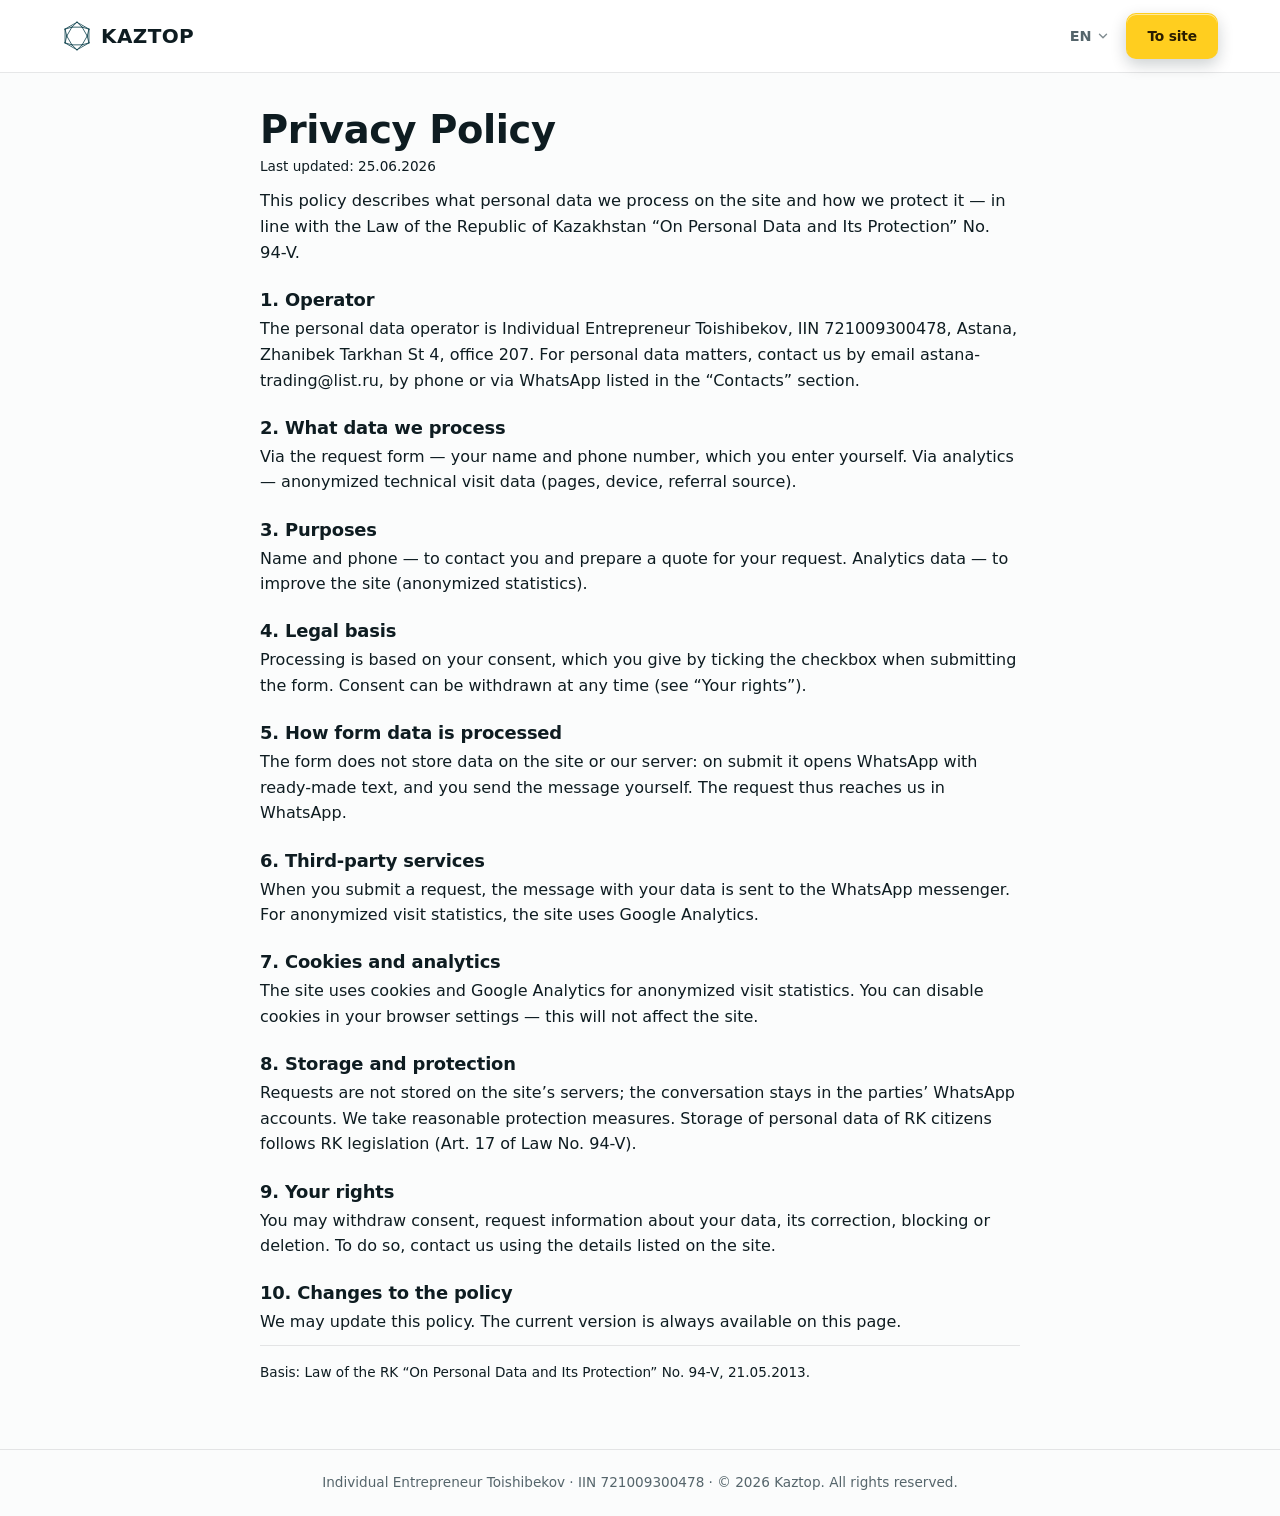
<file: privacy.html>
<!DOCTYPE html>
<html lang="ru">
<head>
  <meta charset="UTF-8" />
  <meta name="viewport" content="width=device-width, initial-scale=1.0" />
  <meta http-equiv="Content-Security-Policy" content="default-src 'self'; script-src 'self' https://www.googletagmanager.com https://mc.yandex.ru; style-src 'self' 'unsafe-inline' https://fonts.googleapis.com; font-src 'self' https://fonts.gstatic.com; img-src 'self' data: https://*.google-analytics.com https://mc.yandex.ru https://mc.yandex.com; connect-src 'self' https://*.google-analytics.com https://*.analytics.google.com https://www.googletagmanager.com https://mc.yandex.ru; frame-src https://mc.yandex.ru; object-src 'none'; base-uri 'self'; form-action 'self' https://wa.me" />
  <meta name="referrer" content="strict-origin-when-cross-origin" />
  <meta name="robots" content="noindex" />
  <title data-i18n="privacy.meta_title">Политика конфиденциальности — Kaztop</title>
  <link rel="icon" type="image/svg+xml" href="assets/img/favicon.svg" />
  <link rel="preconnect" href="https://fonts.googleapis.com" />
  <link rel="preconnect" href="https://fonts.gstatic.com" crossorigin />
  <link rel="stylesheet" href="https://fonts.googleapis.com/css2?family=Manrope:wght@400;500;600;700;800&display=swap" />
  <link rel="stylesheet" href="assets/css/styles.css" />
</head>
<body class="calc-page">
  <header class="calc-header">
    <div class="container calc-header__inner">
      <a class="brand" href="index.html" aria-label="Kaztop">
        <svg class="brand__logo" viewBox="0 0 100 100" aria-hidden="true" fill="none" stroke="currentColor" stroke-width="2.6" stroke-linejoin="round" stroke-linecap="round"><line x1="50.00" y1="4.00" x2="10.16" y2="27.00"/><line x1="10.16" y1="27.00" x2="10.16" y2="73.00"/><line x1="10.16" y1="73.00" x2="50.00" y2="96.00"/><line x1="50.00" y1="96.00" x2="89.84" y2="73.00"/><line x1="89.84" y1="73.00" x2="89.84" y2="27.00"/><line x1="89.84" y1="27.00" x2="50.00" y2="4.00"/><line x1="67.02" y1="20.52" x2="32.98" y2="20.52"/><line x1="32.98" y1="20.52" x2="15.96" y2="50.00"/><line x1="15.96" y1="50.00" x2="32.98" y2="79.48"/><line x1="32.98" y1="79.48" x2="67.02" y2="79.48"/><line x1="67.02" y1="79.48" x2="84.04" y2="50.00"/><line x1="84.04" y1="50.00" x2="67.02" y2="20.52"/><line x1="50.00" y1="4.00" x2="32.98" y2="20.52"/><line x1="50.00" y1="4.00" x2="67.02" y2="20.52"/><line x1="10.16" y1="27.00" x2="15.96" y2="50.00"/><line x1="10.16" y1="27.00" x2="32.98" y2="20.52"/><line x1="10.16" y1="73.00" x2="32.98" y2="79.48"/><line x1="10.16" y1="73.00" x2="15.96" y2="50.00"/><line x1="50.00" y1="96.00" x2="32.98" y2="79.48"/><line x1="50.00" y1="96.00" x2="67.02" y2="79.48"/><line x1="89.84" y1="73.00" x2="67.02" y2="79.48"/><line x1="89.84" y1="73.00" x2="84.04" y2="50.00"/><line x1="89.84" y1="27.00" x2="67.02" y2="20.52"/><line x1="89.84" y1="27.00" x2="84.04" y2="50.00"/></svg>
        <span class="brand__mark">KAZTOP</span>
      </a>
      <div class="calc-header__right">
        <div class="lang-switch" role="group" aria-label="Язык / Тіл">
          <button type="button" class="lang-current" aria-haspopup="listbox" aria-expanded="false" aria-label="Язык / Тіл"><span class="lang-current__label">РУ</span><svg class="lang-current__chev" viewBox="0 0 24 24" width="14" height="14" fill="none" stroke="currentColor" stroke-width="2.4" stroke-linecap="round" stroke-linejoin="round" aria-hidden="true"><path d="M6 9l6 6 6-6"/></svg></button>
          <div class="lang-menu"><button type="button" class="lang-btn" data-lang="kk">ҚАЗ</button>
          <button type="button" class="lang-btn" data-lang="ru">РУ</button>
          <button type="button" class="lang-btn" data-lang="en">EN</button></div>
        </div>
        <a class="btn btn--accent btn--sm" href="index.html" data-i18n="calc.back">На сайт</a>
      </div>
    </div>
  </header>

  <main class="legal-wrap">
    <div class="container">
      <article class="legal">
        <h1 class="legal__title" data-i18n="privacy.title">Политика конфиденциальности</h1>
        <p class="legal__updated" data-i18n="privacy.updated">Дата обновления: 23.06.2026</p>
        <p class="legal__intro" data-i18n="privacy.intro"></p>

        <h2 data-i18n="privacy.s1_t">1. Оператор</h2>
        <p data-i18n="privacy.s1_b"></p>
        <h2 data-i18n="privacy.s2_t">2. Какие данные мы обрабатываем</h2>
        <p data-i18n="privacy.s2_b"></p>
        <h2 data-i18n="privacy.s3_t">3. Цели обработки</h2>
        <p data-i18n="privacy.s3_b"></p>
        <h2 data-i18n="privacy.s4_t">4. Правовое основание</h2>
        <p data-i18n="privacy.s4_b"></p>
        <h2 data-i18n="privacy.s5_t">5. Как обрабатываются данные формы</h2>
        <p data-i18n="privacy.s5_b"></p>
        <h2 data-i18n="privacy.s6_t">6. Передача третьим лицам</h2>
        <p data-i18n="privacy.s6_b"></p>
        <h2 data-i18n="privacy.s7_t">7. Cookie и аналитика</h2>
        <p data-i18n="privacy.s7_b"></p>
        <h2 data-i18n="privacy.s8_t">8. Хранение и защита</h2>
        <p data-i18n="privacy.s8_b"></p>
        <h2 data-i18n="privacy.s9_t">9. Ваши права</h2>
        <p data-i18n="privacy.s9_b"></p>
        <h2 data-i18n="privacy.s10_t">10. Изменения политики</h2>
        <p data-i18n="privacy.s10_b"></p>

        <p class="legal__law" data-i18n="privacy.law"></p>
      </article>
    </div>
  </main>

  <footer class="calc-footer">
    <div class="container">
      <span data-i18n="footer.requisites">ИП Тойшибеков · ИИН 721009300478</span> · © <span id="year">2026</span> <span data-i18n="footer.rights">Kaztop. Все права защищены.</span>
    </div>
  </footer>

  <script src="assets/js/app.js" defer></script>
</body>
</html>
</file>
<file: assets/css/styles.css>
/* =========================================================
   Kaztop — premium B2B landing (v3, "editorial")
   Palette: teal + gold accents (NOT state symbolics — see note below).
   Fonts: Manrope (display + body) — единый шрифт для KK/RU/EN.
   Mobile-first. Tested targets: 360px, 1440px.

   ФИРМЕННАЯ ПАЛИТРА = осознанно цвета флага РК: флаговая бирюза + золото-
   «солнце». Это намеренная патриотичная идентичность бренда, а не случайный
   индустриальный teal+yellow. ЮР. ПРИМЕЧАНИЕ: воспроизводить саму госсимволику
   (орёл/солнце с лучами/нацорнамент) на коммерческом сайте запрещено
   (КоАП ст. 458) — поэтому используем только ЦВЕТА флага, без эмблемы.
   ========================================================= */

:root {
  /* цвета флага РК: бирюза (флаговая) + золото-«солнце» */
  --kz:        #00afca;   /* флаговая бирюза */
  --kz-deep:   #053b46;   /* глубокая бирюза */
  --kz-300:    #5fd2e2;
  --gold:      #ffce1f;   /* золото-«солнце» флага */
  --gold-deep: #efb400;

  /* Ink / dark */
  --ink:    #06171c;
  --ink-2:  #0b242c;
  --ink-3:  #103039;

  /* Light surfaces */
  --bg:        #fbfcfc;
  --surface:   #ffffff;
  --surface-2: #eef4f5;

  /* Text */
  --text:  #0e1c21;
  --muted: #55656b;
  --on-dark: #eef6f8;
  --on-dark-muted: #9fb9c0;

  --accent: var(--kz);
  --accent-ink: #ffffff;

  --line:        rgba(14, 28, 33, 0.10);
  --line-strong: rgba(14, 28, 33, 0.16);
  --line-dark:   rgba(255, 255, 255, 0.12);

  --maxw: 1200px;
  --radius: 16px;
  --radius-lg: 24px;
  --radius-sm: 11px;
  --shadow-sm: 0 2px 10px rgba(14, 28, 33, 0.06);
  --shadow:    0 22px 55px rgba(14, 28, 33, 0.14);
  --shadow-dark: 0 30px 70px rgba(0, 0, 0, 0.55);

  --font-display: "Manrope", "Segoe UI", system-ui, -apple-system, "Helvetica Neue", Arial, sans-serif;
  --font-body: "Manrope", "Segoe UI", system-ui, -apple-system, "Helvetica Neue", Arial, sans-serif;

  --header-h: 72px;
}

* { box-sizing: border-box; }
html { scroll-behavior: smooth; scroll-padding-top: var(--header-h); }
body {
  margin: 0;
  font-family: var(--font-body);
  color: var(--text);
  background: var(--bg);
  line-height: 1.6;
  -webkit-font-smoothing: antialiased;
  text-rendering: optimizeLegibility;
  overflow-x: hidden;
}
img { max-width: 100%; display: block; }
a { color: inherit; text-decoration: none; }
.container { width: 100%; max-width: var(--maxw); margin: 0 auto; padding: 0 22px; }
.center { text-align: center; }

/* grain overlay */
.grain {
  position: fixed; inset: 0; z-index: 9999; pointer-events: none;
  opacity: 0.05; mix-blend-mode: overlay;
  background-image: url("data:image/svg+xml,%3Csvg%20xmlns%3D%27http%3A%2F%2Fwww.w3.org%2F2000%2Fsvg%27%20width%3D%27180%27%20height%3D%27180%27%3E%3Cfilter%20id%3D%27n%27%3E%3CfeTurbulence%20type%3D%27fractalNoise%27%20baseFrequency%3D%270.82%27%20numOctaves%3D%272%27%20stitchTiles%3D%27stitch%27%2F%3E%3C%2Ffilter%3E%3Crect%20width%3D%27100%25%27%20height%3D%27100%25%27%20filter%3D%27url%28%23n%29%27%2F%3E%3C%2Fsvg%3E");
}

/* ---------- Typography ---------- */
h1, h2, h3 { font-family: var(--font-display); line-height: 1.04; letter-spacing: -0.01em; margin: 0 0 0.45em; font-weight: 700; }
h1 { font-size: clamp(2.1rem, 6vw, 4.4rem); font-weight: 800; line-height: 1.0; }
h2 { font-size: clamp(1.7rem, 4vw, 2.9rem); }
h3 { font-family: var(--font-body); font-weight: 700; font-size: clamp(1.15rem, 2.3vw, 1.45rem); letter-spacing: -0.01em; }

.eyebrow {
  font-family: var(--font-display);
  text-transform: uppercase; letter-spacing: 0.22em;
  font-size: 0.72rem; font-weight: 600; color: var(--gold-deep);
  margin: 0 0 1.2rem;
}
.eyebrow--light { color: var(--gold); }

/* ---------- Buttons ---------- */
.btn {
  display: inline-flex; align-items: center; justify-content: center; gap: 0.5rem;
  padding: 1rem 1.8rem; border-radius: 10px;
  font-family: var(--font-display); font-weight: 600; font-size: 0.96rem; letter-spacing: -0.01em;
  border: 1px solid transparent; cursor: pointer;
  transition: transform 0.16s ease, box-shadow 0.2s ease, background 0.2s ease, border-color 0.2s ease;
  white-space: nowrap;
}
/* без цветного «свечения»: плотная заливка + блик сверху как свет на мокром наливном полу, тень нейтральная */
.btn--accent { background: var(--gold); color: #2a1d00; box-shadow: inset 0 1px 0 rgba(255, 255, 255, 0.55), 0 6px 16px rgba(6, 23, 28, 0.20); }
.btn--accent:hover { background: var(--gold-deep); transform: translateY(-1px); box-shadow: inset 0 1px 0 rgba(255, 255, 255, 0.45), 0 9px 22px rgba(6, 23, 28, 0.30); }
.btn--outline-light { background: transparent; border-color: rgba(255,255,255,0.3); color: #fff; }
.btn--outline-light:hover { border-color: #fff; transform: translateY(-1px); }
.btn--sm { padding: 0.66rem 1.25rem; font-size: 0.86rem; }
.btn--block { width: 100%; }

.link-cta {
  font-family: var(--font-display); font-weight: 600; font-size: 0.92rem; color: var(--kz-deep);
  display: inline-flex; align-items: center; gap: 0.4rem; margin-top: auto; transition: gap 0.16s ease;
}
.link-cta::after { content: "→"; color: var(--gold-deep); transition: transform 0.16s ease; }
.link-cta:hover { color: var(--kz); }
.link-cta:hover::after { transform: translateX(4px); }

/* ---------- Header ---------- */
.site-header {
  position: fixed; top: 0; left: 0; right: 0; z-index: 60; height: var(--header-h);
  display: flex; align-items: center;
  transition: background 0.25s ease, border-color 0.25s ease, box-shadow 0.25s ease;
  border-bottom: 1px solid transparent;
}
.site-header[data-state="top"] { background: transparent; }
.site-header[data-state="top"] .brand__mark { color: #fff; }
.site-header[data-state="top"] .nav a { color: rgba(255,255,255,0.82); }
.site-header[data-state="top"] .nav a:hover { color: var(--gold); }
.site-header[data-state="top"] .nav-toggle span { background: #fff; }
.site-header[data-state="top"] .nav-toggle { background: transparent; }
.site-header[data-state="scrolled"] {
  background: rgba(255, 255, 255, 0.88); backdrop-filter: blur(14px);
  border-bottom-color: var(--line); box-shadow: var(--shadow-sm);
}
.header__inner { width: 100%; display: flex; align-items: center; justify-content: space-between; gap: 1rem; flex-wrap: nowrap; }
.brand { display: inline-flex; align-items: center; gap: 9px; flex-shrink: 0; }
.brand__logo { width: 30px; height: 30px; flex: none; color: var(--text); }
.site-header[data-state="top"] .brand__logo { color: #fff; }
.footer__brand .brand__logo { color: #fff; }
.brand__mark { font-family: var(--font-display); font-weight: 800; letter-spacing: 0.02em; font-size: clamp(1.05rem, 4.2vw, 1.25rem); color: var(--text); white-space: nowrap; }
.brand__dot { width: 9px; height: 9px; border-radius: 50%; background: var(--gold); box-shadow: 0 0 0 3px rgba(254, 197, 12, 0.25); }

.nav { display: none; gap: 1.15rem; font-size: 0.9rem; font-weight: 600; }
.nav a { color: var(--muted); transition: color 0.15s ease; white-space: nowrap; }
.nav a:hover { color: var(--kz); }

.header__actions { display: flex; align-items: center; gap: 0.6rem; flex-shrink: 0; flex-wrap: nowrap; }
/* на мобайле звонок, WhatsApp и Instagram дублируются плавающей панелью — прячем (место под «бургер») */
.header__actions .header__call, .header__actions .header__wa, .header__actions .header__ig { display: none; }
.lang-switch { position: relative; display: inline-flex; align-items: center; flex: none; }
.lang-current { display: inline-flex; align-items: center; gap: 0.3rem; background: transparent; border: 0; cursor: pointer; font-family: var(--font-display); font-weight: 700; font-size: 0.9rem; line-height: 1; color: var(--muted); padding: 0.35rem 0.3rem; }
.lang-current__chev { width: 14px; height: 14px; transition: transform 0.2s ease; opacity: 0.75; }
.lang-switch.is-open .lang-current__chev { transform: rotate(180deg); }
.site-header[data-state="top"] .lang-current { color: rgba(255,255,255,0.85); }
.lang-menu { position: absolute; top: calc(100% + 6px); right: 0; display: flex; flex-direction: column; min-width: 76px; padding: 5px; background: var(--surface); border-radius: 12px; box-shadow: 0 12px 34px rgba(6,23,28,0.22); opacity: 0; visibility: hidden; transform: translateY(-4px); transition: opacity 0.15s ease, transform 0.15s ease, visibility 0.15s ease; z-index: 60; }
.lang-switch.is-open .lang-menu { opacity: 1; visibility: visible; transform: none; }
.lang-btn { display: inline-flex; align-items: center; justify-content: center; background: transparent; border: 0; color: var(--muted); font-family: var(--font-display); line-height: 1; padding: 0.55rem 0.7rem; border-radius: 8px; font-size: 0.9rem; font-weight: 700; cursor: pointer; transition: background 0.15s ease, color 0.15s ease; }
.lang-btn:hover { background: rgba(0,175,202,0.08); color: var(--kz); }
.lang-btn.is-active { color: var(--kz); }

.nav-toggle { display: inline-flex; flex: none; flex-direction: column; justify-content: center; gap: 4px; width: 40px; height: 40px; border: 0; border-radius: 12px; background: transparent; cursor: pointer; }
.nav-toggle span { display: block; height: 2px; width: 18px; margin: 0 auto; background: var(--text); border-radius: 2px; }
.header__actions .btn--sm { display: none; }

.nav.is-open { display: flex; position: absolute; top: var(--header-h); left: 0; right: 0; flex-direction: column; gap: 0; background: var(--ink); border-bottom: 1px solid var(--line-dark); padding: 0.5rem 22px 1.2rem; }
.nav.is-open a { color: rgba(255,255,255,0.88); padding: 0.9rem 0; border-bottom: 1px solid var(--line-dark); }

/* ---------- Hero ---------- */
.hero {
  position: relative; min-height: clamp(520px, 86svh, 720px); display: flex; align-items: center; align-items: safe center;
  background: var(--kz-deep); color: var(--on-dark); overflow: hidden;
  padding: calc(var(--header-h) + 2.2rem) 0 2.2rem;
}
.hero__bg {
  position: absolute; inset: 0; z-index: 0;
  background:
    radial-gradient(80% 60% at 50% 120%, rgba(0, 175, 202, 0.5), transparent 60%),
    linear-gradient(165deg, #04141a 0%, #053b46 45%, #00788c 100%);
}
/* live WebGL "poured resin" surface */
.hero__canvas { position: absolute; inset: 0; z-index: 0; width: 100%; height: 100%; display: block; }
.hero__canvas.is-off { display: none; }
/* optional Spline 3D scene slot */
.hero__spline { position: absolute; inset: 0; z-index: 0; }
.hero__spline.is-active { z-index: 1; }
.hero__spline spline-viewer { width: 100%; height: 100%; display: block; }
/* readability veil over the animated layer */
.hero__veil {
  position: absolute; inset: 0; z-index: 1; pointer-events: none;
  background: linear-gradient(95deg, rgba(4, 20, 26, 0.92) 0%, rgba(4, 20, 26, 0.55) 48%, rgba(4, 20, 26, 0.12) 100%);
}
/* абстрактное золотое свечение — мягкий свет (НЕ «солнце»: без диска и лучей) */
.hero__glow {
  position: absolute; z-index: 1; top: -18%; right: -12%;
  width: 66vw; max-width: 820px; aspect-ratio: 1.3; border-radius: 50%;
  background: radial-gradient(ellipse at 58% 42%, rgba(254, 197, 12, 0.5) 0%, rgba(254, 197, 12, 0.16) 36%, transparent 62%);
  filter: blur(12px); pointer-events: none;
  animation: glow-breathe 12s ease-in-out infinite;
}
@keyframes glow-breathe {
  0%, 100% { transform: scale(1) translate(0, 0); opacity: 1; }
  50%      { transform: scale(1.07) translate(-1.5%, 1.5%); opacity: 0.84; }
}
/* живой «налив»-фон как в hero (WebGL-шейдер на canvas); CSS-градиент — фолбэк */
.section.section--glow {
  position: relative; overflow: hidden;
  background:
    radial-gradient(78% 58% at 50% 118%, rgba(0, 175, 202, 0.32), transparent 60%),
    linear-gradient(165deg, #04141a 0%, #053b46 52%, #00788c 120%);
}
.section--glow > .container { position: relative; z-index: 1; }
.section-fx { position: absolute; inset: 0; z-index: 0; width: 100%; height: 100%; display: block; }
.section-fx.is-off { display: none; }
/* единый тёмный слой поверх шейдера — приглушает и объединяет фон секций */
.section--glow::after { content: ""; position: absolute; inset: 0; z-index: 0; background: rgba(3, 12, 17, 0.62); pointer-events: none; }
/* живая карта Казахстана: маршруты-«перелёты» от Астаны (фон-декор справа) */
.hero__map {
  /* мобайл: карта приподнята в середину — большая часть между заголовком и цифрой */
  position: absolute; z-index: 1; top: 45%; bottom: auto; right: -6%; left: auto;
  transform: translateY(-50%);
  width: clamp(250px, 72vw, 360px);
  opacity: 0.9; pointer-events: none;
  filter: drop-shadow(0 0 20px rgba(254, 197, 12, 0.35)) drop-shadow(0 14px 30px rgba(254, 197, 12, 0.18));
}
.hero__map .geo-svg {
  display: block; width: 100%; height: auto; overflow: visible;
  animation: map-float 16s ease-in-out infinite;
  will-change: transform;
}
@keyframes map-float {
  0%, 100% { transform: translate(0, 0) scale(1) rotate(0deg); }
  30%      { transform: translate(-3%, -3%) scale(1.04) rotate(-1deg); }
  60%      { transform: translate(3%, -4%) scale(0.97) rotate(1deg); }
  82%      { transform: translate(2%, 2%) scale(1.02) rotate(0.4deg); }
}
.hero__inner { position: relative; z-index: 3; max-width: var(--maxw); }
.hero__title { color: #fff; margin-bottom: 0.9rem; font-size: clamp(1.9rem, 4.8vw, 3.4rem); max-width: 16ch; }
.hero__subtitle { font-size: clamp(1.05rem, 2.1vw, 1.3rem); color: var(--on-dark-muted); max-width: 600px; margin: 0 0 1.2rem; }
.hero__stat { color: #fff; font-family: var(--font-display); font-weight: 700; font-size: clamp(0.8rem, 3.6vw, 1.95rem); line-height: 1.25; max-width: none; white-space: nowrap; }
.hero__stat::first-line { color: var(--gold); }
.hero__cta { display: flex; flex-wrap: wrap; gap: 0.8rem; margin-bottom: 0; }
/* статус-бейдж «в наличии» (hero + блок цен) */
.stock-badge { display: inline-flex; align-items: center; gap: 0.55rem; font-weight: 700; font-size: 0.95rem; margin: 0; padding: 0.55rem 1rem; border-radius: 999px; }
.stock-badge::before { content: ""; width: 10px; height: 10px; border-radius: 50%; background: #2bb673; box-shadow: 0 0 0 3px rgba(43, 182, 115, 0.28); flex: none; animation: stock-pulse 2.2s ease-in-out infinite; }
@keyframes stock-pulse { 0%,100% { box-shadow: 0 0 0 3px rgba(43,182,115,0.28); } 50% { box-shadow: 0 0 0 6px rgba(43,182,115,0.12); } }
.price-stock { margin: 0.6rem 0 0; color: #137a4f; background: rgba(43, 182, 115, 0.10); border: 1px solid rgba(43, 182, 115, 0.32); }
/* наличие/отгрузка/доставка в hero — столбиком, по центру */
.hero__avail { display: flex; flex-direction: column; align-items: flex-start; gap: 0.55rem; margin: 0.9rem 0 1.3rem; text-align: left; color: #d9edf0; font-weight: 600; font-size: clamp(0.96rem, 1.6vw, 1.1rem); }
.hero__avail span { display: inline-flex; align-items: center; gap: 0.5rem; text-shadow: 0 1px 8px rgba(0, 0, 0, 0.45); }
.hero__avail span::before { content: ""; width: 9px; height: 9px; border-radius: 50%; background: #2bb673; box-shadow: 0 0 0 3px rgba(43, 182, 115, 0.28); flex: none; animation: stock-pulse 2.2s ease-in-out infinite; }
@media (prefers-reduced-motion: reduce) { .hero__avail span::before { animation: none; } }
@media (prefers-reduced-motion: reduce) { .stock-badge::before { animation: none; } }
.hero__monaco { display: inline-flex; flex-direction: column; gap: 0.2rem; border-left: 2px solid var(--gold); padding: 0.3rem 0 0.3rem 1.1rem; max-width: 540px; }
.hero__monaco-num { font-family: var(--font-display); font-size: clamp(1.3rem, 2.8vw, 1.8rem); font-weight: 800; color: var(--gold); letter-spacing: -0.02em; }
.hero__monaco-text { color: var(--on-dark-muted); font-size: 0.96rem; }
.hero__scroll { position: absolute; left: 50%; bottom: 26px; transform: translateX(-50%); z-index: 3; width: 26px; height: 42px; border: 2px solid rgba(255,255,255,0.35); border-radius: 14px; display: none; }
.hero__scroll span { position: absolute; left: 50%; top: 8px; width: 3px; height: 8px; background: #fff; border-radius: 2px; transform: translateX(-50%); animation: scrolldot 1.6s ease-in-out infinite; }
@keyframes scrolldot { 0%,100% { opacity: 0; transform: translate(-50%, 0); } 50% { opacity: 1; transform: translate(-50%, 8px); } }
/* мобайл: больше воздуха — заголовок сверху, цифра + кнопка опускаются вниз экрана */
@media (max-width: 679px) {
  /* дизайнерская иерархия: заголовок → счётчик → преимущества → кнопка,
     единым блоком сверху с ровным ритмом; карта — приглушённый фон */
  .hero { align-items: stretch; min-height: 100svh; padding-top: calc(var(--header-h) + 1.8rem); padding-bottom: 2.6rem; }
  .hero__inner { display: flex; flex-direction: column; }
  .hero__title { margin-bottom: 1.15rem; line-height: 1.12; text-shadow: 0 2px 16px rgba(3, 16, 20, 0.6); }
  .hero__stat { margin: auto 0 1.5rem; text-shadow: 0 1px 12px rgba(3, 16, 20, 0.55); }
  .hero__avail { margin: 0 0 2rem; }
  .hero__cta .btn { width: auto; justify-content: center; padding: 1.05rem 2.4rem; font-size: 1.02rem; }
  .hero__map {
    top: 46%; left: 50%; right: auto; bottom: auto;
    transform: translate(-50%, -50%);
    width: min(92vw, 440px); opacity: 0.26;
  }
}
/* десктоп: цифра + кнопка опущены ниже заголовка (больше воздуха в hero) */
@media (min-width: 680px) {
  .hero__stat { margin-top: clamp(2.5rem, 13vh, 7.5rem); }
}

/* ---------- Toast: наличие · отгрузка · доставка (по очереди справа) ---------- */
.stock-toasts { position: fixed; right: 20px; bottom: calc(16px + 182px + env(safe-area-inset-bottom, 0px)); z-index: 56; width: min(216px, calc(100vw - 130px)); height: 72px; pointer-events: none; }
.stock-toast {
  position: absolute; inset: auto 0 0 0;
  display: flex; gap: 0.5rem; align-items: center;
  background: var(--surface); border: 1px solid var(--line);
  border-radius: 12px; box-shadow: 0 12px 30px rgba(14, 28, 33, 0.15);
  padding: 0.45rem 0.6rem;
  /* «выскакивает» из угла к иконкам контактов (снизу справа) */
  transform-origin: bottom right;
  opacity: 0; transform: scale(0.5) translateY(10px);
  transition: opacity 0.35s ease, transform 0.42s cubic-bezier(0.2, 0.8, 0.3, 1.1);
}
.stock-toast.is-in { opacity: 1; transform: scale(1) translate(0, 0); }
/* хвостик-указатель вниз — на иконку WhatsApp/контактов */
.stock-toast::after { content: ""; position: absolute; right: 20px; bottom: -6px; width: 13px; height: 13px; background: var(--surface); border-right: 1px solid var(--line); border-bottom: 1px solid var(--line); transform: rotate(45deg); border-bottom-right-radius: 3px; }
.stock-toasts.is-static .stock-toast::after { display: none; }
/* аватар-логотип Kaztop */
.stock-toast__avatar { width: 30px; height: 30px; border-radius: 50%; background: rgba(0, 175, 202, 0.12); color: var(--kz-deep); display: inline-flex; align-items: center; justify-content: center; flex: none; }
.stock-toast__avatar svg { width: 18px; height: 18px; }
.stock-toast__body { min-width: 0; }
.stock-toast__top { display: flex; justify-content: space-between; align-items: baseline; gap: 0.35rem; }
.stock-toast__name { font-family: var(--font-display); font-weight: 700; font-size: 0.76rem; color: var(--text); }
.stock-toast__time { font-size: 0.6rem; color: var(--muted); flex: none; }
.stock-toast__msg { margin: 0.08rem 0 0; font-size: 0.7rem; line-height: 1.28; color: var(--muted); }
.stock-toast__msg strong { display: block; font-weight: 600; color: var(--text); }
/* reduced-motion: показываем стопкой статично */
.stock-toasts.is-static { position: fixed; height: auto; }
.stock-toasts.is-static .stock-toast { position: static; opacity: 1; transform: none; margin-bottom: 0.6rem; }

/* ---------- Ticker / marquee ---------- */
.trust { background: var(--ink); border-top: 1px solid var(--line-dark); border-bottom: 1px solid var(--line-dark); overflow: hidden; }
.trust__marquee { position: relative; width: 100%; overflow: hidden; padding: 0.95rem 0; -webkit-mask-image: linear-gradient(90deg, transparent, #000 6%, #000 94%, transparent); mask-image: linear-gradient(90deg, transparent, #000 6%, #000 94%, transparent); }
.trust__track { display: inline-flex; align-items: center; gap: 2.6rem; padding-left: 2.6rem; white-space: nowrap; animation: trust-scroll 30s linear infinite; }
.trust__item { font-family: var(--font-display); font-weight: 600; text-transform: uppercase; letter-spacing: 0.12em; font-size: 0.8rem; color: var(--on-dark); display: inline-flex; align-items: center; gap: 0.7rem; }
.trust__item::before { content: "◆"; color: var(--gold); font-size: 0.7em; }
@keyframes trust-scroll { from { transform: translateX(0); } to { transform: translateX(-50%); } }
@media (prefers-reduced-motion: reduce) { .trust__track { animation: none; flex-wrap: wrap; white-space: normal; justify-content: center; padding-left: 0; gap: 0.4rem 2.6rem; } }

/* ---------- Sections ---------- */
.section { padding: clamp(3.5rem, 8vw, 6.5rem) 0; }
.section--alt { background: var(--surface-2); }
.section--dark { background: var(--ink); color: var(--on-dark); position: relative; }
.section__head { max-width: 760px; margin: 0 0 2.8rem; }
.section__num { font-family: var(--font-display); display: inline-block; font-size: 0.78rem; font-weight: 700; letter-spacing: 0.18em; color: var(--gold-deep); margin-bottom: 0.8rem; }
.section--dark .section__num, .section__head--light .section__num { color: var(--gold); }
.section__head--light h2 { color: #fff; }
.section__sub { color: var(--muted); font-size: 1.1rem; margin: 0; }
.section--dark .section__sub { color: var(--on-dark-muted); }

.draft-badge { display: inline-block; margin-top: 0.9rem; font-family: var(--font-display); font-size: 0.66rem; text-transform: uppercase; letter-spacing: 0.13em; color: var(--gold-deep); border: 1px dashed rgba(224, 168, 0, 0.5); border-radius: 999px; padding: 0.26rem 0.72rem; }
.section--dark .draft-badge { color: var(--gold); border-color: rgba(254, 197, 12, 0.45); }

/* ---------- Grid ---------- */
.grid { display: grid; gap: 1.3rem; }
.grid--2 { grid-template-columns: 1fr; }
.grid--3 { grid-template-columns: 1fr; }
.grid--4 { grid-template-columns: 1fr; }
.grid--objects { grid-template-columns: 1fr; gap: 1.1rem; }

/* ---------- Cards ---------- */
.card { background: var(--surface); border: 1px solid var(--line); border-radius: var(--radius); padding: 1.9rem; box-shadow: var(--shadow-sm); transition: transform 0.18s ease, border-color 0.18s ease, box-shadow 0.18s ease; }
.card:hover { transform: translateY(-4px); border-color: rgba(0, 175, 202, 0.4); box-shadow: var(--shadow); }

.seg-card { position: relative; display: flex; overflow: hidden; min-height: 400px; border-radius: var(--radius); border: 1px solid var(--line-dark); box-shadow: var(--shadow-sm); transition: transform 0.18s ease, box-shadow 0.18s ease; }
.seg-card:hover { transform: translateY(-4px); box-shadow: var(--shadow-dark); }
.seg-card__photo { position: absolute; inset: 0; width: 100%; height: 100%; object-fit: cover; z-index: 0; }
.seg-card::before { content: ""; position: absolute; inset: 0; z-index: 1; background: linear-gradient(180deg, rgba(5,18,23,0.25) 0%, rgba(5,18,23,0.72) 45%, rgba(5,18,23,0.93) 100%); }
.seg-card__body { position: relative; z-index: 2; margin-top: auto; padding: 1.4rem 1.5rem; display: flex; flex-direction: column; gap: 0.55rem; width: 100%; }
.seg-card h3 { margin: 0; color: #fff; text-shadow: 0 2px 10px rgba(0,0,0,0.7); }
.seg-card__pain { margin: 0; font-size: 0.9rem; line-height: 1.45; color: rgba(255,255,255,0.85); text-shadow: 0 1px 6px rgba(0,0,0,0.85); }
.seg-card__solution { margin: 0; font-size: 0.9rem; line-height: 1.45; font-weight: 500; color: #fff; text-shadow: 0 1px 6px rgba(0,0,0,0.85); }
.seg-card .link-cta { margin-top: 0.3rem; color: var(--gold); }
.seg-card .link-cta::after { color: var(--gold); }
@media (prefers-reduced-motion: reduce) { .seg-card:hover { transform: none; } }


.about-card { min-width: 0; }
.about-card p { color: var(--muted); margin: 0; }
.qc-label { font-size: 0.78rem; text-transform: uppercase; letter-spacing: 0.08em; color: var(--kz-deep); font-weight: 700; margin-top: 1rem !important; }
.qc-list { list-style: none; margin: 0.6rem 0 0; padding: 0; display: flex; flex-direction: column; gap: 0.5rem; }
.qc-list li { position: relative; padding-left: 1.7rem; font-size: 0.9rem; color: var(--text); line-height: 1.35; }
.qc-list li::before { content: ""; position: absolute; left: 0; top: 0.15rem; width: 1.15rem; height: 1.15rem; border-radius: 50%; background: rgba(0,175,202,0.12); }
.qc-list li::after { content: ""; position: absolute; left: 0.36rem; top: 0.34rem; width: 0.32rem; height: 0.6rem; border: solid var(--kz-deep); border-width: 0 2px 2px 0; transform: rotate(45deg); }
.about-card--kz { border-color: rgba(0, 175, 202, 0.3); background: linear-gradient(180deg, rgba(0, 175, 202, 0.08), var(--surface)); }
.about-card--kz h3 { color: var(--kz-deep); }

/* ---------- Objects gallery (dark) ---------- */
.obj-tile { position: relative; border-radius: var(--radius-lg); overflow: hidden; min-height: 280px; border: 1px solid var(--line-dark); display: flex; align-items: flex-end; isolation: isolate; transition: transform 0.2s ease, box-shadow 0.2s ease; }
.obj-tile:hover { transform: translateY(-5px); box-shadow: var(--shadow-dark); }
.obj-tile__surface { position: absolute; inset: 0; z-index: -1; background: linear-gradient(125deg, rgba(255,255,255,0.12), transparent 42%), radial-gradient(120% 80% at 25% 0%, rgba(0, 175, 202, 0.55), transparent 60%), linear-gradient(160deg, #0c2c34, #06171c 72%); }
.obj-tile:nth-child(3n+2) .obj-tile__surface { background: linear-gradient(125deg, rgba(255,255,255,0.12), transparent 42%), radial-gradient(120% 80% at 80% 0%, rgba(254, 197, 12, 0.32), transparent 58%), linear-gradient(160deg, #11313a, #07191e 72%); }
.obj-tile:nth-child(3n+3) .obj-tile__surface { background: linear-gradient(125deg, rgba(255,255,255,0.14), transparent 42%), radial-gradient(120% 80% at 50% 0%, rgba(95, 210, 226, 0.4), transparent 60%), linear-gradient(160deg, #0a2730, #050f13 72%); }
.obj-tile__watermark { position: absolute; top: 14px; left: 14px; z-index: 2; font-family: var(--font-display); font-size: 0.62rem; text-transform: uppercase; letter-spacing: 0.14em; background: rgba(5, 12, 16, 0.6); backdrop-filter: blur(6px); border: 1px solid var(--line-dark); color: #fff; padding: 0.22rem 0.6rem; border-radius: 999px; }
.obj-tile__caption { position: relative; width: 100%; z-index: 2; padding: 1.7rem 1.4rem 1.4rem; background: linear-gradient(180deg, transparent, rgba(4, 9, 12, 0.88)); font-family: var(--font-display); font-size: 0.92rem; font-weight: 600; color: #fff; }
/* реальные фото из манифеста (assets/img/objects.json) */
.obj-tile__img { position: absolute; inset: 0; width: 100%; height: 100%; object-fit: cover; z-index: 0; }
.obj-tile--photo:hover .obj-tile__img { transform: scale(1.03); transition: transform 0.35s ease; }

/* ---------- Prices ---------- */
.price-grid { margin-bottom: 1.6rem; }
.price-card { text-align: center; padding: 2.4rem 1.8rem; }
.price-card__title { color: var(--muted); margin: 0 0 0.9rem; font-weight: 600; }
.price-card__value { display: flex; align-items: baseline; justify-content: center; gap: 0.4rem; margin: 0; }
.price-card__from { color: var(--muted); font-size: 0.95rem; }
.price-card__num { font-family: var(--font-display); font-size: clamp(2.3rem, 5vw, 3.3rem); font-weight: 800; color: var(--kz); letter-spacing: -0.02em; }
.price-card__unit { color: var(--muted); font-weight: 600; }
.price-note { max-width: 740px; margin: 0 auto 2rem; text-align: center; color: var(--muted); background: var(--surface); border: 1px solid var(--line); border-left: 3px solid var(--gold); border-radius: var(--radius-sm); padding: 1.1rem 1.3rem; box-shadow: var(--shadow-sm); }

/* ---------- Form (dark) ---------- */
.form-layout { display: grid; gap: 2rem; align-items: start; }
.form-intro { margin: 0; }
.lead-form { display: grid; gap: 1.1rem; padding: clamp(1.6rem, 4vw, 2.4rem); background: var(--surface); color: var(--text); }
.field { display: grid; gap: 0.4rem; }
.field label { font-size: 0.86rem; font-weight: 600; color: var(--muted); }
.field input, .field select { width: 100%; background: var(--surface-2); border: 1px solid var(--line); border-radius: var(--radius-sm); color: var(--text); padding: 0.9rem 1rem; font-size: 1rem; font-family: inherit; transition: border-color 0.15s ease, background 0.15s ease, box-shadow 0.15s ease; }
.field input:focus, .field select:focus { outline: none; border-color: var(--kz); background: #fff; box-shadow: 0 0 0 3px rgba(0, 175, 202, 0.14); }
.field input::placeholder { color: #93a1a6; }
.form-error { color: #d23b3b; font-size: 0.9rem; margin: 0; }
.form-disclaimer { color: var(--muted); font-size: 0.82rem; margin: 0.2rem 0 0; text-align: center; }

/* ---------- Contacts ---------- */

/* ---------- Footer ---------- */
.site-footer { background: var(--ink); color: var(--on-dark); padding: 2.2rem 0 1.2rem; border-top: 3px solid var(--gold); }
.footer__inner { display: flex; flex-direction: column; gap: 1.4rem; }
.footer__brand .brand__mark { color: #fff; }
.footer__tagline { color: var(--on-dark-muted); margin: 0.4rem 0 0; max-width: 30ch; line-height: 1.45; font-size: 0.9rem; }
.footer__contacts { display: flex; flex-direction: column; gap: 0.6rem; }
.footer__col-title { font-family: var(--font-display); font-size: 0.74rem; text-transform: uppercase; letter-spacing: 0.13em; color: var(--gold); margin: 0; }
.footer__wa-btn { display: inline-flex; align-items: center; gap: 0.5rem; align-self: flex-start; padding: 0.6rem 1.1rem; border-radius: 999px; background: var(--gold); color: #2a1d00; font-family: var(--font-display); font-weight: 700; font-size: 0.92rem; text-decoration: none; transition: background 0.15s ease, transform 0.15s ease; }
.footer__wa-btn:hover { background: var(--gold-deep); transform: translateY(-2px); }
/* два менеджера: роль + WhatsApp + телефон */
.footer__managers { display: flex; flex-direction: column; gap: 0.9rem; margin: 0.2rem 0 0.4rem; }
.mgr { display: flex; flex-direction: column; gap: 0.4rem; }
.mgr__role { font-family: var(--font-display); font-weight: 700; font-size: 0.9rem; color: var(--on-dark); }
.mgr__links { display: flex; align-items: center; gap: 0.7rem; flex-wrap: wrap; }
.mgr__wa { display: inline-flex; align-items: center; gap: 0.4rem; padding: 0.42rem 0.85rem; border-radius: 999px; background: #25d366; color: #06331b; font-family: var(--font-display); font-weight: 700; font-size: 0.84rem; text-decoration: none; transition: transform 0.15s ease, filter 0.15s ease; }
.mgr__wa:hover { transform: translateY(-1px); filter: brightness(1.05); }
.mgr__tel { color: var(--on-dark); font-family: var(--font-display); font-weight: 700; font-size: 0.92rem; text-decoration: none; transition: color 0.15s ease; }
.mgr__tel:hover { color: var(--gold); }
.footer__contact-list { list-style: none; margin: 0; padding: 0; display: flex; flex-direction: column; gap: 0.45rem; }
@media (min-width: 560px) { .footer__contact-list { display: grid; grid-template-columns: auto auto; gap: 0.5rem 1.8rem; } }
.footer__contact-list li { display: flex; align-items: center; gap: 0.6rem; color: var(--on-dark-muted); font-size: 0.92rem; }
.footer__contact-list li svg { color: var(--gold); flex: 0 0 auto; }
.footer__contact-list a { color: var(--on-dark); text-decoration: none; transition: color 0.15s ease; }
.footer__contact-list a:hover { color: var(--gold); }
.footer__bottom { margin-top: 1.4rem; padding-top: 1rem; border-top: 1px solid var(--line-dark); display: flex; flex-wrap: wrap; gap: 0.3rem 1.5rem; justify-content: space-between; align-items: baseline; }
.footer__bottom p { margin: 0; color: var(--on-dark-muted); font-size: 0.85rem; }
.footer__note { font-size: 0.8rem; opacity: 0.75; max-width: 420px; }

/* ---------- Scroll reveal ---------- */
.reveal { opacity: 0; transform: translateY(26px); transition: opacity 0.7s cubic-bezier(0.2, 0.7, 0.2, 1), transform 0.7s cubic-bezier(0.2, 0.7, 0.2, 1); }
.reveal.in { opacity: 1; transform: none; }

/* ---------- Header contact icons ---------- */
.icon-btn {
  display: inline-flex; align-items: center; justify-content: center;
  width: 40px; height: 40px; border-radius: 11px;
  border: 1px solid var(--line-strong); color: var(--text); background: transparent;
  transition: color 0.15s ease, border-color 0.15s ease, background 0.15s ease;
}
.icon-btn svg { width: 18px; height: 18px; }
.icon-btn:hover { color: var(--gold-deep); border-color: var(--gold-deep); }
.header__wa:hover { color: #25d366; border-color: #25d366; }
.header__ig:hover { color: #e1306c; border-color: #e1306c; }
.site-header[data-state="top"] .icon-btn { color: #fff; border-color: rgba(255, 255, 255, 0.3); }

/* ---------- Hero service chips ---------- */
.hero__chips { display: flex; flex-wrap: wrap; gap: 0.5rem; margin: 0 0 1.1rem; }
.chip {
  font-family: var(--font-body); font-weight: 600; font-size: 0.82rem;
  color: var(--on-dark); border: 1px solid rgba(255, 255, 255, 0.22);
  border-radius: 999px; padding: 0.42rem 0.95rem;
  transition: border-color 0.15s ease, color 0.15s ease, background 0.15s ease;
}
.chip:hover { border-color: var(--gold); color: var(--gold); background: rgba(254, 197, 12, 0.06); }

/* ---------- Services at a glance ---------- */
/* типы покрытий — мета в раскрытой карточке (применение/толщина) */

/* ---------- Floating contact FABs (всегда снизу-справа) ---------- */
.floating-bar {
  position: fixed; right: 16px; bottom: calc(16px + env(safe-area-inset-bottom, 0px)); z-index: 55;
  display: flex; flex-direction: column; gap: 0.6rem;
}
.fab {
  width: 52px; height: 52px; border-radius: 50%;
  display: inline-flex; align-items: center; justify-content: center;
  box-shadow: 0 10px 26px rgba(0, 0, 0, 0.30); transition: transform 0.15s ease, box-shadow 0.2s ease;
}
.fab:hover { transform: translateY(-2px); box-shadow: 0 14px 32px rgba(0, 0, 0, 0.38); }
.fab svg { width: 24px; height: 24px; }
.fab--wa { background: #25d366; color: #fff; order: -1; }
.fab--call { background: var(--gold); color: #2a1d00; }
.fab--ig { background: linear-gradient(45deg, #f09433 0%, #e6683c 25%, #dc2743 50%, #cc2366 75%, #bc1888 100%); color: #fff; }

/* =========================================================
   Responsive
   ========================================================= */
@media (max-width: 400px) {
  .header__actions { gap: 0.4rem; }
}
@media (min-width: 680px) {
  .grid--2 { grid-template-columns: 1fr 1fr; }
  .grid--objects { grid-template-columns: 1fr 1fr; }
  .footer__inner { flex-direction: row; justify-content: space-between; align-items: flex-start; gap: 2.5rem; }
  .hero__scroll { display: block; }
  .hero__map { top: 13%; bottom: auto; right: -2%; transform: none; width: clamp(380px, 46vw, 620px); opacity: 0.95; }
}
@media (min-width: 940px) {
  .grid--3 { grid-template-columns: repeat(3, 1fr); }
  .grid--4 { grid-template-columns: repeat(4, 1fr); }
  .grid--objects { grid-template-columns: repeat(3, 1fr); }
  .form-layout { grid-template-columns: 0.9fr 1.1fr; gap: 3rem; }
  .form-intro { position: sticky; top: calc(var(--header-h) + 1rem); }
}
/* полная инлайн-навигация — только когда хватает ширины (8 пунктов + бренд + язык + CTA) */
@media (min-width: 1180px) {
  .nav { display: flex; }
  .nav-toggle { display: none; }
}
@media (prefers-reduced-motion: reduce) {
  * { scroll-behavior: auto !important; transition: none !important; animation: none !important; }
  .reveal { opacity: 1; transform: none; }
}

/* цены — таблица-ориентир */
.price-table { display: flex; flex-direction: column; border: 1px solid var(--line); border-radius: var(--radius); overflow: hidden; background: var(--surface); }
.price-row { display: grid; grid-template-columns: 1fr auto auto; gap: 0.75rem 1rem; align-items: center; padding: 0.85rem 1.1rem; border-top: 1px solid var(--line); }
.price-row:first-child { border-top: 0; }
.price-row__sys { font-size: 0.92rem; }
.price-row__th { font-size: 0.8rem; color: var(--muted); white-space: nowrap; }
.price-row__price { font-weight: 700; color: var(--kz-deep); white-space: nowrap; }
.price-disclaimer { margin-top: 0.75rem; font-size: 0.8rem; color: var(--muted); }
@media (max-width: 560px) { .price-row { grid-template-columns: 1fr auto; } .price-row__th { grid-column: 1 / -1; order: 3; } }

/* услуги */
/* ============ Методика подбора (#how-select) — карточки с фоном ============ */
.method-grid { display: grid; grid-template-columns: 1fr; gap: 1rem; align-items: stretch; }
.method-card {
  position: relative; min-height: 250px; border-radius: var(--radius); overflow: hidden;
  border: 1px solid var(--line-dark); display: flex;
  background: linear-gradient(160deg, var(--ink-3), var(--ink));
  transition: transform 0.18s ease, box-shadow 0.18s ease;
}
.method-card:hover { transform: translateY(-3px); box-shadow: var(--shadow-dark); }
/* фото-фон отдельным слоем — осветляем, чтобы было видно */
.method-card__bg { position: absolute; inset: 0; width: 100%; height: 100%; object-fit: cover; z-index: 0; filter: brightness(1.5) saturate(1.08); }
.method-card::before {
  content: ""; position: absolute; inset: 0; z-index: 1;
  background: linear-gradient(180deg, rgba(5, 18, 23, 0.18) 0%, rgba(5, 18, 23, 0.66) 52%, rgba(5, 18, 23, 0.93) 100%);
}
.method-card__inner { position: relative; z-index: 2; padding: 1.3rem 1.4rem; display: flex; flex-direction: column; gap: 0.6rem; align-self: flex-end; width: 100%; }
.method-card__title { font-family: var(--font-display); font-weight: 800; font-size: 1.05rem; line-height: 1.2; color: #fff; margin: 0; text-shadow: 0 2px 8px rgba(0,0,0,0.7); }
.method-card__list { list-style: none; margin: 0; padding: 0; display: flex; flex-direction: column; gap: 0.36rem; }
.method-card__list li { position: relative; padding-left: 1rem; font-size: 0.86rem; font-weight: 600; line-height: 1.4; color: #fff; text-shadow: 0 1px 6px rgba(0,0,0,0.85); }
.method-card__list li::before { content: ""; position: absolute; left: 0; top: 0.5em; width: 5px; height: 5px; border-radius: 50%; background: var(--gold); }
.method-base { margin-top: 1.6rem; }
.method-base__title { font-family: var(--font-display); text-transform: uppercase; letter-spacing: 0.1em; font-size: 0.76rem; font-weight: 700; color: var(--gold-deep); margin: 0 0 0.9rem; display: flex; align-items: center; gap: 0.6rem; }
.method-base__title::before { content: ""; width: 22px; height: 2px; background: var(--gold); flex: none; }
.method-base__grid { display: grid; grid-template-columns: 1fr; gap: 0; }
.base-item { display: flex; align-items: flex-start; gap: 0.75rem; padding: 1.05rem 0; border-top: 1px solid var(--line); }
.base-item__icon { flex: none; width: 22px; height: 22px; border-radius: 50%; background: rgba(254, 197, 12, 0.15); color: var(--gold-deep); font-size: 0.72rem; font-weight: 700; display: inline-flex; align-items: center; justify-content: center; margin-top: 0.1rem; }
.base-item__body { min-width: 0; }
.base-item__text { display: block; font-size: 0.95rem; font-weight: 600; line-height: 1.3; color: var(--text); }
.base-item__desc { margin: 0.25rem 0 0; font-size: 0.86rem; line-height: 1.45; color: var(--muted); }
@media (min-width: 760px) { .method-base__grid { grid-template-columns: 1fr 1fr; column-gap: 2.4rem; } }
@media (min-width: 640px) { .method-grid { grid-template-columns: 1fr 1fr; } }
@media (min-width: 1000px) { .method-grid { grid-template-columns: repeat(4, 1fr); } }
@media (prefers-reduced-motion: reduce) { .method-card:hover { transform: none; } }

/* ============ Этапы работы (#process) ============ */
.steps { display: grid; grid-template-columns: 1fr; gap: 1rem; counter-reset: step; }
.step-card { position: relative; padding: 1.4rem 1.5rem; border: 1px solid var(--line); border-radius: var(--radius); background: var(--surface); box-shadow: var(--shadow-sm); display: flex; flex-direction: column; gap: 0.4rem; }
.step-card__num { font-family: var(--font-display); font-weight: 800; font-size: 1.6rem; line-height: 1; color: var(--kz); opacity: 0.55; }
.step-card__title { font-size: 1.02rem; line-height: 1.25; }
.step-card__desc { font-size: 0.9rem; line-height: 1.45; color: var(--muted); margin: 0; }
@media (min-width: 640px) { .steps { grid-template-columns: 1fr 1fr; } }
@media (min-width: 1040px) { .steps { grid-template-columns: repeat(5, 1fr); } }

/* ============ Декор: RAL + флоки (#decor, dark) ============ */
.decor__label { font-family: var(--font-display); font-size: 1.05rem; color: var(--on-dark); margin: 1.8rem 0 1rem; }
.decor__label:first-of-type { margin-top: 0; }
.decor__disclaimer { font-size: 0.82rem; color: var(--on-dark-muted); margin: 1.4rem 0 1.6rem; max-width: 60ch; }
/* горизонтальная прокрутка палитры (RAL + флоки) */
.ral-grid { min-height: 116px; }
.flake-grid { min-height: 150px; }
.ral-grid, .flake-grid, .ral-basic {
  display: flex; flex-wrap: nowrap; gap: 0.8rem; overflow-x: auto; overflow-y: hidden;
  padding-bottom: 1.1rem; -webkit-overflow-scrolling: touch;
  scrollbar-width: auto; scrollbar-color: var(--gold) rgba(255,255,255,0.1);
}
.ral-grid::-webkit-scrollbar, .flake-grid::-webkit-scrollbar, .ral-basic::-webkit-scrollbar { height: 12px; }
.ral-grid::-webkit-scrollbar-track, .flake-grid::-webkit-scrollbar-track, .ral-basic::-webkit-scrollbar-track { background: rgba(255,255,255,0.1); border-radius: 999px; }
.ral-grid::-webkit-scrollbar-thumb, .flake-grid::-webkit-scrollbar-thumb, .ral-basic::-webkit-scrollbar-thumb { background: var(--gold); border-radius: 999px; border: 2px solid transparent; background-clip: padding-box; }
.ral-grid::-webkit-scrollbar-thumb:hover, .flake-grid::-webkit-scrollbar-thumb:hover, .ral-basic::-webkit-scrollbar-thumb:hover { background: var(--gold-deep); background-clip: padding-box; }
.ral-basic { min-height: 104px; gap: 1.2rem; }
.ral-dot { flex: 0 0 72px; scroll-snap-align: start; display: flex; flex-direction: column; align-items: center; text-align: center; }
.ral-dot__chip { width: 56px; height: 56px; border-radius: 50%; border: 1px solid rgba(255,255,255,0.35); box-shadow: 0 4px 12px rgba(0,0,0,0.28); }
.ral-dot__code { font-family: var(--font-display); font-weight: 700; font-size: 0.72rem; color: var(--on-dark); margin-top: 0.4rem; }
.ral-dot__name { font-size: 0.7rem; color: var(--on-dark-muted); line-height: 1.2; }
@media (min-width: 680px) { .ral-dot__chip { width: 64px; height: 64px; } .ral-dot { flex-basis: 80px; } }
.ral-swatch { flex: 0 0 132px; scroll-snap-align: start; display: flex; flex-direction: column; gap: 0.15rem; }
.ral-swatch__chip { display: block; height: 76px; border-radius: var(--radius-sm); border: 1px solid var(--line-dark); }
.ral-swatch__code { font-family: var(--font-display); font-weight: 700; font-size: 0.78rem; color: var(--on-dark); margin-top: 0.3rem; }
.ral-swatch__name { font-size: 0.75rem; color: var(--on-dark-muted); line-height: 1.2; }
.flake-tile { flex: 0 0 190px; scroll-snap-align: start; margin: 0; border-radius: var(--radius-sm); overflow: hidden; border: 1px solid var(--line-dark); position: relative; }
.flake-tile__img { width: 100%; height: 120px; object-fit: cover; display: block; }
.flake-tile__id { position: absolute; left: 6px; bottom: 6px; font-family: var(--font-display); font-size: 0.66rem; font-weight: 600; color: #fff; background: rgba(5, 12, 16, 0.6); backdrop-filter: blur(4px); padding: 0.12rem 0.45rem; border-radius: 999px; }

/* спонсорство — бегущая строка */
.sponsors { padding: 2.5rem 0; background: var(--ink); color: var(--on-dark); overflow: hidden; position: relative; }
.sponsors__marquee { position: relative; z-index: 1; }
.sponsors__title { text-align: center; font-family: var(--font-display); font-weight: 700; font-size: 1.1rem; }
.sponsors__sub { text-align: center; color: var(--on-dark-muted); }
.sponsors__marquee { margin-top: 1.5rem; position: relative; width: 100%; overflow: hidden; -webkit-mask-image: linear-gradient(90deg, transparent, #000 8%, #000 92%, transparent); mask-image: linear-gradient(90deg, transparent, #000 8%, #000 92%, transparent); }
.sponsors__track { display: inline-flex; gap: 3rem; padding-left: 3rem; white-space: nowrap; animation: sponsors-scroll 32s linear infinite; }
.sponsors__item { font-family: var(--font-display); font-weight: 700; font-size: 1.05rem; letter-spacing: 0.04em; color: var(--on-dark); opacity: 0.85; }
@keyframes sponsors-scroll { from { transform: translateX(0); } to { transform: translateX(-50%); } }
@media (prefers-reduced-motion: reduce) { .sponsors__track { animation: none; flex-wrap: wrap; white-space: normal; justify-content: center; } }

/* контакты: адаптивная сетка под любое число карточек */

/* документ-галереи в блоке «О компании» (сертификаты + техкарты) */
.doc-toggle { margin-top: 1rem; background: transparent; border-color: var(--line-strong); color: var(--text); }
.doc-toggle:hover { border-color: var(--gold-deep); color: var(--gold-deep); transform: translateY(-2px); }
.doc-gallery[hidden] { display: none; }
.doc-gallery {
  display: flex; flex-wrap: nowrap; gap: 0.7rem; margin-top: 1rem;
  overflow-x: auto; overflow-y: hidden; padding-bottom: 0.9rem;
  scroll-snap-type: x proximity; -webkit-overflow-scrolling: touch;
  scrollbar-width: auto; scrollbar-color: var(--gold-deep) var(--line);
}
.doc-gallery::-webkit-scrollbar { height: 12px; }
.doc-gallery::-webkit-scrollbar-track { background: var(--line); border-radius: 999px; }
.doc-gallery::-webkit-scrollbar-thumb { background: var(--gold-deep); border-radius: 999px; border: 2px solid transparent; background-clip: padding-box; }
.doc-gallery::-webkit-scrollbar-thumb:hover { background: var(--gold); background-clip: padding-box; }
.doc-thumb { flex: 0 0 clamp(180px, 60vw, 230px); height: auto; scroll-snap-align: start; border-radius: var(--radius-sm); border: 1px solid var(--line); background: #fff; cursor: zoom-in; transition: transform 0.16s ease, box-shadow 0.2s ease; }
.doc-thumb:hover { transform: translateY(-3px); box-shadow: var(--shadow); }

/* объекты — авто-бегущая лента фото */
/* лента работ: авто-прокрутка (JS) + ручной скролл/свайп/драг */
.objects-marquee {
  position: relative; width: 100%; min-height: 252px;
  overflow-x: auto; overflow-y: hidden; -webkit-overflow-scrolling: touch;
  padding-bottom: 0.9rem; cursor: grab;
  -webkit-mask-image: linear-gradient(90deg, transparent, #000 4%, #000 96%, transparent);
  mask-image: linear-gradient(90deg, transparent, #000 4%, #000 96%, transparent);
  scrollbar-width: thin; scrollbar-color: rgba(254, 197, 12, 0.6) rgba(255, 255, 255, 0.10);
}
.objects-marquee.is-grabbing { cursor: grabbing; }
.objects-marquee::-webkit-scrollbar { height: 8px; }
.objects-marquee::-webkit-scrollbar-track { background: rgba(255, 255, 255, 0.10); border-radius: 999px; }
.objects-marquee::-webkit-scrollbar-thumb { background: rgba(254, 197, 12, 0.6); border-radius: 999px; }
.objects-marquee::-webkit-scrollbar-thumb:hover { background: var(--gold); }
.objects-track { display: inline-flex; gap: 1rem; padding-left: 1rem; }
.objects-track .obj-tile { flex: 0 0 clamp(240px, 70vw, 360px); min-height: 240px; }

/* реальные объекты — именованные карточки (на тёмной секции) */
#objects-more { margin-top: 1.6rem; }
.objects-more-wrap[hidden] { display: none; }
.objects-list__label { font-family: var(--font-display); font-size: 1.05rem; color: var(--on-dark); margin: 1.6rem 0 0.8rem; }
/* компактная таблица-строки с внутренним скроллом */
.objects-list {
  display: flex; flex-direction: column;
  max-height: 320px; overflow-y: auto; -webkit-overflow-scrolling: touch;
  border: 1px solid var(--line-dark); border-radius: var(--radius-sm);
  background: rgba(255,255,255,0.04);
  scrollbar-width: thin; scrollbar-color: var(--gold) rgba(255,255,255,0.1);
}
.objects-list::-webkit-scrollbar { width: 10px; }
.objects-list::-webkit-scrollbar-track { background: rgba(255,255,255,0.08); border-radius: 999px; }
.objects-list::-webkit-scrollbar-thumb { background: var(--gold); border-radius: 999px; border: 2px solid transparent; background-clip: padding-box; }
.obj-named {
  display: flex; flex-wrap: wrap; align-items: baseline; gap: 0.2rem 0.9rem;
  padding: 0.7rem 1rem; border-bottom: 1px solid var(--line-dark);
}
.obj-named:last-child { border-bottom: none; }
.obj-named__name { color: var(--on-dark); font-weight: 600; font-size: 0.92rem; line-height: 1.3; flex: 1 1 55%; }
.obj-named__city { color: var(--on-dark-muted); font-size: 0.8rem; }
.obj-named__meta { color: var(--gold); font-size: 0.78rem; font-weight: 600; white-space: nowrap; margin-left: auto; }

/* ============ Каталог систем — карточки с фото + «Подробнее» ============ */
.systems-grid { display: grid; grid-template-columns: 1fr; gap: 1rem; align-items: start; }
@media (min-width: 760px) { .systems-grid { grid-template-columns: 1fr 1fr; } }
.type-card { background: var(--surface); border: 1px solid var(--line); border-radius: var(--radius); overflow: hidden; box-shadow: var(--shadow-sm); display: flex; flex-direction: column; transition: border-color 0.18s ease, box-shadow 0.18s ease; scroll-margin-top: calc(var(--header-h) + 12px); }
.type-card:hover { box-shadow: var(--shadow); border-color: rgba(0, 175, 202, 0.4); }
.type-card.is-open { border-color: rgba(0, 175, 202, 0.45); box-shadow: var(--shadow); }
/* медиа с текстом поверх фото */
.type-card__media { position: relative; width: 100%; aspect-ratio: 21 / 9; min-height: 200px; overflow: hidden; }
.type-card__photo { position: absolute; inset: 0; width: 100%; height: 100%; object-fit: cover; display: block; cursor: zoom-in; }
.type-card__overlay { position: absolute; inset: 0; z-index: 1; pointer-events: none; display: flex; flex-direction: column; justify-content: flex-end; gap: 0.3rem; padding: 1.1rem 1.25rem; background: linear-gradient(180deg, rgba(5,18,23,0) 35%, rgba(5,18,23,0.55) 68%, rgba(5,18,23,0.9) 100%); }
.type-card__title { font-family: var(--font-display); font-weight: 800; font-size: 1.12rem; line-height: 1.18; margin: 0; color: #fff; text-shadow: 0 2px 10px rgba(0,0,0,0.65); }
.type-card__teaser { font-size: 0.86rem; font-weight: 500; line-height: 1.35; margin: 0; color: rgba(255,255,255,0.92); text-shadow: 0 1px 6px rgba(0,0,0,0.8); }
.type-card__info { padding: 1rem 1.35rem 1.3rem; display: flex; flex-direction: column; }
.type-card__toggle { align-self: flex-start; display: inline-flex; align-items: center; gap: 0.4rem; background: transparent; border: 1px solid var(--line-strong); border-radius: 999px; padding: 0.5rem 1.05rem; font-family: var(--font-display); font-weight: 600; font-size: 0.82rem; color: var(--kz-deep); cursor: pointer; transition: border-color 0.15s ease, color 0.15s ease, background 0.15s ease; }
.type-card__toggle:hover { border-color: var(--kz); color: var(--kz); background: rgba(0, 175, 202, 0.05); }
.type-card__toggle .acc-chev { width: 16px; height: 16px; flex: none; color: var(--muted); transition: transform 0.25s ease; }
.type-card.is-open .type-card__toggle .acc-chev { transform: rotate(180deg); }
.type-card__extra { display: none; flex-direction: column; gap: 0.7rem; margin-top: 0.85rem; padding-top: 0.85rem; border-top: 1px solid var(--line); animation: acc-reveal 0.28s ease; }
.type-card.is-open .type-card__extra { display: flex; }
.type-card__collapse { align-self: flex-start; margin-top: 0.2rem; background: transparent; border: 0; color: var(--muted); font-family: var(--font-display); font-weight: 600; font-size: 0.82rem; cursor: pointer; padding: 0.4rem 1.25rem; text-decoration: underline; text-underline-offset: 3px; }
.type-card__collapse:hover { color: var(--kz); }
@keyframes acc-reveal { from { opacity: 0; transform: translateY(-6px); } to { opacity: 1; transform: none; } }
.acc-cta { align-self: flex-start; margin-top: 0.5rem; text-decoration: none; }

/* содержимое раскрытой системы (преимущества + стандарты со срезами) */
.sys-card__adv-label { font-size: 0.78rem; text-transform: uppercase; letter-spacing: 0.08em; color: var(--muted); margin: 0; }
.sys-card__adv { list-style: none; margin: 0; padding: 0; display: flex; flex-wrap: wrap; gap: 0.4rem 0.6rem; }
.sys-card__adv li { font-size: 0.84rem; color: var(--text); background: var(--surface-2); border-radius: 999px; padding: 0.25rem 0.7rem; }
.sys-std { display: grid; grid-template-columns: 54px 84px 1fr; gap: 0.75rem; align-items: start; padding-top: 0.75rem; border-top: 1px solid var(--line); }
.sys-std__cut { width: 54px; height: 42px; object-fit: cover; border-radius: 6px; border: 1px solid var(--line); align-self: start; cursor: zoom-in; }
.sys-std__name { font-weight: 700; font-size: 0.82rem; color: var(--kz-deep); }
.sys-std__body { display: flex; flex-direction: column; gap: 0.2rem; }
.sys-std__sys { font-size: 0.9rem; line-height: 1.4; }
.sys-std__th { font-size: 0.8rem; color: var(--muted); }
.sys-std__docs { display: flex; flex-wrap: wrap; gap: 0.35rem 0.45rem; margin-top: 0.35rem; }
.spec-link { font-family: var(--font-display); font-weight: 600; font-size: 0.74rem; letter-spacing: 0.01em; color: var(--gold-deep); background: transparent; border: 1px solid var(--gold-deep); border-radius: 999px; padding: 0.18rem 0.6rem; cursor: zoom-in; transition: background 0.15s ease, color 0.15s ease; }
.spec-link:hover { background: var(--gold); color: #2a1d00; border-color: var(--gold); }
@media (max-width: 420px) { .sys-std { grid-template-columns: 44px 1fr; } .sys-std__cut { width: 44px; height: 34px; } .sys-std__name { grid-column: 2; } .sys-std__body { grid-column: 1 / -1; } }
@media (prefers-reduced-motion: reduce) { .type-card__extra { animation: none; } .type-card__toggle .acc-chev { transition: none; } }

/* футер: реквизиты */
.footer__requisites { margin-top: 0.5rem; font-size: 0.72rem; line-height: 1.5; color: var(--on-dark-muted); max-width: 46ch; }

/* отключённые контакты/форма до получения данных клиента */
.is-disabled { opacity: 0.5; pointer-events: none; cursor: default; }
.lead-form.is-disabled .field,
.lead-form.is-disabled .btn { opacity: 0.55; }
.form-notice {
  margin: 0.75rem 0 0;
  padding: 0.8rem 1rem;
  border-radius: var(--radius-sm);
  background: rgba(0, 175, 202, 0.12);
  border: 1px solid var(--line-strong);
  color: var(--text);
  font-size: 0.95rem;
  line-height: 1.4;
}

/* ============ GEO — золотая карта-маршруты в hero ============ */
.geo-contour {
  fill: rgba(254, 197, 12, 0.10);
  stroke: rgba(254, 197, 12, 0.62);
  stroke-width: 1.4; stroke-linejoin: round;
}
/* стрелки прорисовываются ПООЧЕРЁДНО (волной по кругу от Астаны), медленно.
   --len = длина дуги, --i = порядковый номер (из build-geomap.py) */
.geo-arc {
  fill: none;
  stroke: rgba(255, 240, 200, 0.55);
  stroke-width: 1.4; stroke-linecap: round;
  stroke-dasharray: var(--len); stroke-dashoffset: var(--len);
  animation: geo-draw 18s ease-in-out infinite;
  animation-delay: calc(var(--i) * 0.8s);
}
.geo-arc--real {
  stroke: #fff; stroke-width: 2.4;
  filter: drop-shadow(0 0 6px rgba(254, 197, 12, 0.9));
}
@keyframes geo-draw {
  0%   { stroke-dashoffset: var(--len); opacity: 0; }
  3%   { opacity: 1; }
  12%  { stroke-dashoffset: 0; opacity: 1; }
  90%  { stroke-dashoffset: 0; opacity: 1; }
  100% { stroke-dashoffset: 0; opacity: 0; }
}

.geo-city { stroke: rgba(40, 29, 0, 0.55); stroke-width: 1.2; }
.geo-city--major { fill: rgba(254, 210, 90, 0.9); }
.geo-city--real  { fill: #fff; filter: drop-shadow(0 0 6px rgba(254, 197, 12, 0.95)); }
.geo-city--hub   { fill: #fff; filter: drop-shadow(0 0 10px rgba(254, 197, 12, 1)); }
.geo-hub-pulse {
  fill: none; stroke: var(--gold); stroke-width: 2.4;
  transform-box: fill-box; transform-origin: center;
  animation: geo-pulse 3.8s ease-out infinite;
}
@keyframes geo-pulse {
  0%   { transform: scale(0.6); opacity: 0.9; }
  100% { transform: scale(3.4); opacity: 0; }
}

@media (prefers-reduced-motion: reduce) {
  .geo-arc { animation: none; stroke-dashoffset: 0; opacity: 1; }
  .geo-hub-pulse { display: none; }
}

/* ============ Lightbox — увеличение картинок ============ */
.lightbox { position: fixed; inset: 0; z-index: 200; display: flex; align-items: center; justify-content: center; padding: 24px; background: rgba(4, 9, 12, 0.92); -webkit-backdrop-filter: blur(6px); backdrop-filter: blur(6px); }
.lightbox[hidden] { display: none; }
.lightbox__img { max-width: min(96vw, 1400px); max-height: 90vh; object-fit: contain; border-radius: var(--radius-sm); box-shadow: var(--shadow-dark); }
.lightbox__close { position: absolute; top: 18px; right: 22px; width: 46px; height: 46px; border: none; border-radius: 50%; background: rgba(255, 255, 255, 0.14); color: #fff; font-size: 1.9rem; line-height: 1; cursor: pointer; transition: background 0.15s ease; }
.lightbox__close:hover { background: rgba(255, 255, 255, 0.28); }
body.lightbox-open { overflow: hidden; }
.obj-tile__img, .sys-std__cut, .flake-tile__img { cursor: zoom-in; }

/* блок методики внутри объединённой секции «Решения + Подбор» */
.method-block { margin-top: clamp(2.4rem, 6vw, 3.8rem); padding-top: clamp(1.8rem, 4vw, 2.8rem); border-top: 1px solid var(--line); }
.method-block__title { font-family: var(--font-display); font-size: clamp(1.35rem, 3vw, 1.9rem); line-height: 1.1; margin: 0 0 0.4rem; }
.method-block .section__sub { margin-bottom: 1.6rem; }

/* =========================================================
   Калькулятор стоимости — страница calc.html
   ========================================================= */
.calc-page { background: var(--bg); color: var(--text); }
.calc-header { position: sticky; top: 0; z-index: 50; background: var(--surface); border-bottom: 1px solid var(--line); }
.calc-header__inner { display: flex; align-items: center; justify-content: space-between; gap: 1rem; min-height: var(--header-h); padding-top: 0.5rem; padding-bottom: 0.5rem; }
.calc-header .brand__logo { color: var(--kz-deep); }
.calc-header .brand__mark { color: var(--text); }
.calc-header__right { display: flex; align-items: center; gap: 0.7rem; }
.calc-wrap { padding: 2.4rem 0 3.5rem; }
.calc-title { margin: 0 0 0.5rem; font-size: clamp(1.7rem, 4vw, 2.6rem); }
.calc-subtitle { margin: 0 0 2rem; color: var(--muted); max-width: 60ch; }
.calc-grid { display: grid; grid-template-columns: 1fr; gap: 1.4rem; }
@media (min-width: 920px) {
  .calc-grid { grid-template-columns: 1fr 1fr; align-items: start; }
  .calc-result { position: sticky; top: calc(var(--header-h) + 1.2rem); }
}
.calc-card { background: var(--surface); border: 1px solid var(--line); border-radius: var(--radius); padding: 1.6rem; box-shadow: var(--shadow-sm); }
.calc-field { margin-bottom: 1.1rem; }
.calc-field > label { display: block; font-weight: 600; font-size: 0.9rem; margin-bottom: 0.45rem; }
.calc-field select, .calc-field input[type="number"] {
  width: 100%; padding: 0.8rem 0.9rem; font: inherit; color: var(--text);
  background: var(--surface); border: 1px solid var(--line-strong); border-radius: var(--radius-sm);
}
.calc-field select:focus, .calc-field input:focus { outline: 2px solid var(--kz); outline-offset: 1px; border-color: var(--kz); }
.calc-class { display: flex; gap: 0.5rem; flex-wrap: wrap; min-height: 46px; }
.calc-class-btn { flex: 1 1 auto; padding: 0.7rem 0.9rem; font: inherit; font-weight: 600; cursor: pointer; color: var(--text); background: var(--surface); border: 1px solid var(--line-strong); border-radius: var(--radius-sm); transition: background 0.15s ease, color 0.15s ease, border-color 0.15s ease; }
.calc-class-btn:hover { border-color: var(--kz); }
.calc-class-btn.is-active { background: var(--kz); color: #fff; border-color: var(--kz); }
.calc-opts { display: flex; flex-direction: column; gap: 0.55rem; }
.calc-optline { display: flex; align-items: center; gap: 0.6rem; font-weight: 500; cursor: pointer; }
.calc-optline input { width: 18px; height: 18px; accent-color: var(--kz); flex: none; }

.calc-result__title { margin: 0 0 1rem; font-family: var(--font-display); font-weight: 700; font-size: 1.1rem; }
.calc-sys { border: 1px solid var(--line); border-radius: var(--radius-sm); padding: 0.6rem 0.9rem; margin-bottom: 1rem; background: var(--surface-2); min-height: 92px; }
.calc-sys__row { display: flex; justify-content: space-between; gap: 1rem; padding: 0.35rem 0; }
.calc-sys__k { color: var(--muted); font-size: 0.85rem; flex: none; }
.calc-sys__v { text-align: right; font-weight: 600; font-size: 0.88rem; }
.calc-rows { margin-bottom: 1rem; }
.calc-row { display: flex; justify-content: space-between; gap: 1rem; padding: 0.5rem 0; border-bottom: 1px solid var(--line); }
.calc-row span { color: var(--muted); }
.calc-row b { font-weight: 700; }
.calc-row--accent { border-bottom: 0; border-top: 2px solid var(--line-strong); margin-top: 0.2rem; padding-top: 0.7rem; }
.calc-row--accent span, .calc-row--accent b { color: var(--text); }
.calc-total-box { display: flex; flex-direction: column; justify-content: center; gap: 0.2rem; background: var(--kz-deep); color: #fff; border-radius: var(--radius-sm); padding: 1rem 1.1rem; margin-bottom: 0.9rem; min-height: 104px; }
.calc-total-box__k { font-size: 0.85rem; color: var(--on-dark-muted); }
.calc-total-box__v { font-family: var(--font-display); font-weight: 800; font-size: clamp(1.3rem, 3.4vw, 1.9rem); color: var(--gold); }
.calc-term-row { display: flex; justify-content: space-between; gap: 1rem; padding: 0.2rem 0 1rem; }
.calc-term-row span { color: var(--muted); }
.calc-disclaimer { margin: 0.9rem 0 0; font-size: 0.78rem; color: var(--muted); line-height: 1.4; }
.calc-footer { border-top: 1px solid var(--line); padding: 1.4rem 0; color: var(--muted); font-size: 0.85rem; text-align: center; }

/* =========================================================
   Согласие в форме · страница политики · cookie-уведомление
   ========================================================= */
.legal-wrap { padding: 2.4rem 0 3.5rem; }
.legal { max-width: 760px; margin: 0 auto; }
.legal__title { margin: 0 0 0.4rem; font-size: clamp(1.6rem, 4vw, 2.4rem); }
.legal__updated { color: var(--muted); font-size: 0.85rem; margin: 0 0 1.6rem; }
.legal__intro { font-size: 1.02rem; }
.legal h2 { margin: 1.6rem 0 0.4rem; font-size: 1.12rem; }
.legal p { margin: 0 0 0.6rem; color: var(--text); line-height: 1.6; }
.legal__law { margin-top: 1.6rem; color: var(--muted); font-size: 0.85rem; border-top: 1px solid var(--line); padding-top: 1rem; }
</file>
